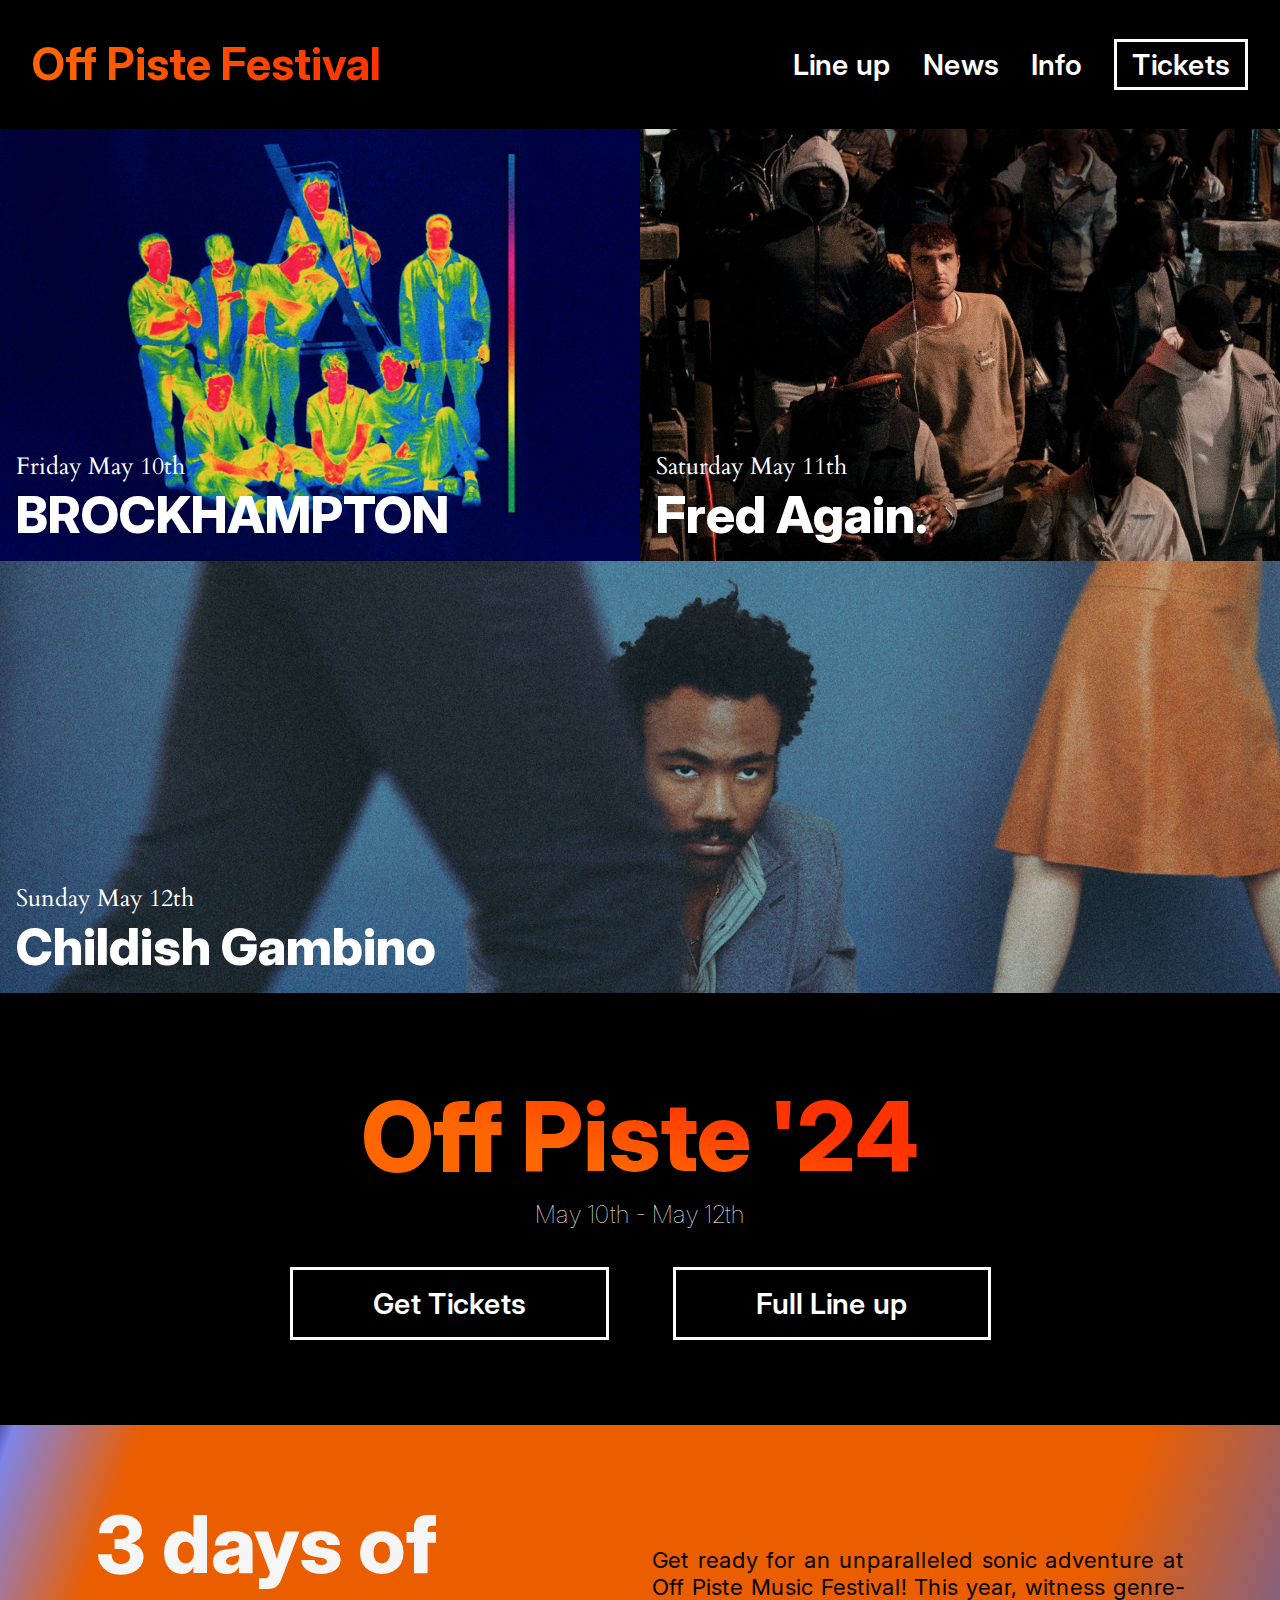
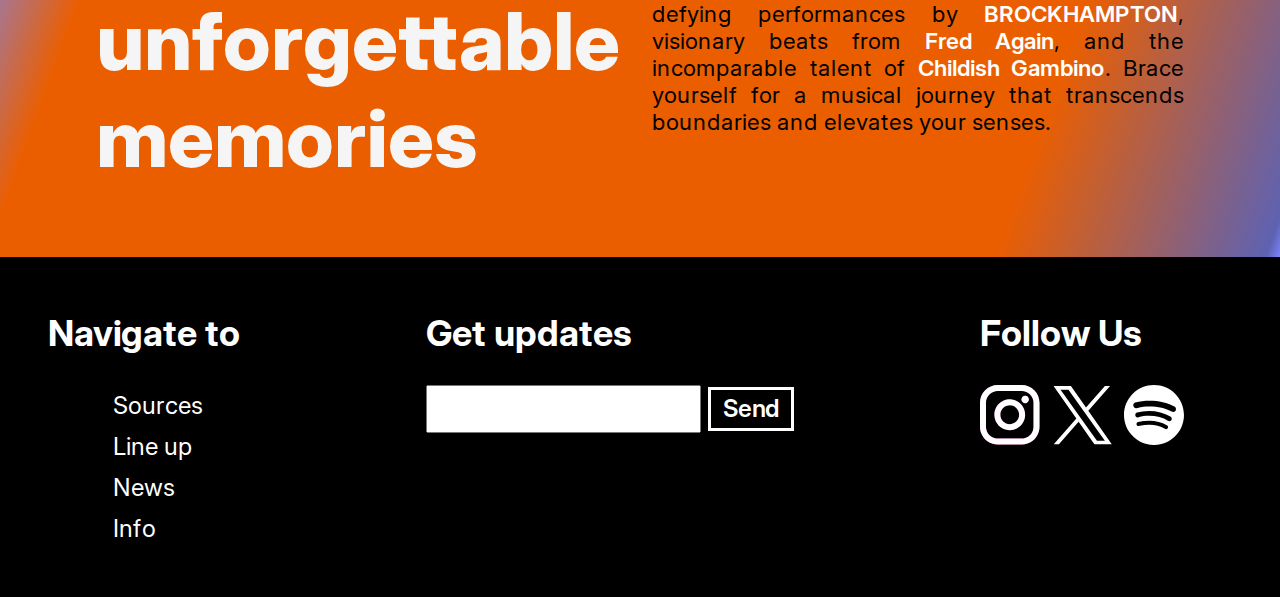
<file: index.html>
<!DOCTYPE html>
<html lang="en">
<head>
    <meta charset="UTF-8">
    <meta name="viewport" content="width=device-width, initial-scale=1.0">
    <title>Off Piste Festival</title>
    <link rel="stylesheet" href="cssstyles/style.css">

</head>


<body class="landingpage">

    <header>
        <h1><a href="index.html">Off Piste Festival</a></h1>
            <nav>
                <ul>
                    <li>
                        <a href="fulllineup.html">Line up</a>
                    </li>
                    <li>
                        <a href="news.html">News</a>
                    </li>
                    <li>
                        <a href="info.html">Info</a>
                    </li>
                    <li>   
                        <a href="Tickets">Tickets</a>
                    </li>
                </ul>
            </nav>
    </header>

    <main>
        <div class="banner">
            <div class="duophoto">
                <section class="brock">
                    <div>
                        <h2>Friday May 10th</h2>
                        <h3>BROCKHAMPTON</h3>
                    </div>
                </section>
            
                <section class="fred">
                    <div>
                        <h2>Saturday May 11th</h2>
                        <h3>Fred Again.</h3>
                    </div>
                </section>
            </div>

            <div>
                <section class="childish">
                    <div>
                        <h2>Sunday May 12th</h2>
                        <h3>Childish Gambino</h3>
                    </div>
                </section>
            </div>
        </div>

        <section class="ticketbanner">
            <h2>Off Piste '24</h2>
            <h3>May 10th - May 12th</h3>
            <div class="ticketbuttons">
                <a>Get Tickets</a>
                <a>Full Line up</a>
            </div>
        </section>

        <section class="infobanner">
            <h2>3 days of unforgettable memories</h2>
            <p>
                Get ready for an unparalleled sonic adventure at Off Piste Music Festival! 
                This year, witness genre-defying performances by <strong>BROCKHAMPTON</strong>, 
                visionary beats from <strong>Fred Again</strong>, and the incomparable talent of <strong>Childish Gambino</strong>. 
                Brace yourself for a musical journey that transcends boundaries and elevates your senses.
            </p>
        </section>
    </main>


    <footer>
        <nav>
            <h2>Navigate to</h2>
            <ul>
                <li>
                    <a href="sources.html">Sources</a>
                </li>
                <li>
                    <a href="fulllineup.html">Line up</a>
                </li>
                <li>
                    <a href="news.html">News</a>
                </li>
                <li>
                    <a href="info.html">Info</a>
                </li>
            </ul>
        </nav>
    
        <section class="subscribe">
            <H2>Get updates</H2>
            <div>
                <input type="text">
                <button>Send</button>
            </div>
        </section>
    
        <section class="socials">
            <H2>Follow Us</H2>
            <div>
                <a href="https://www.instagram.com" class="instagram-logo"></a>
                <a href="https://twitter.com" class="twitter-logo"></a>
                <a href="https://open.spotify.com" class="spotify-logo"></a>    
            </div>
        </section>
    
    </footer>

</body>


</html>
</file>
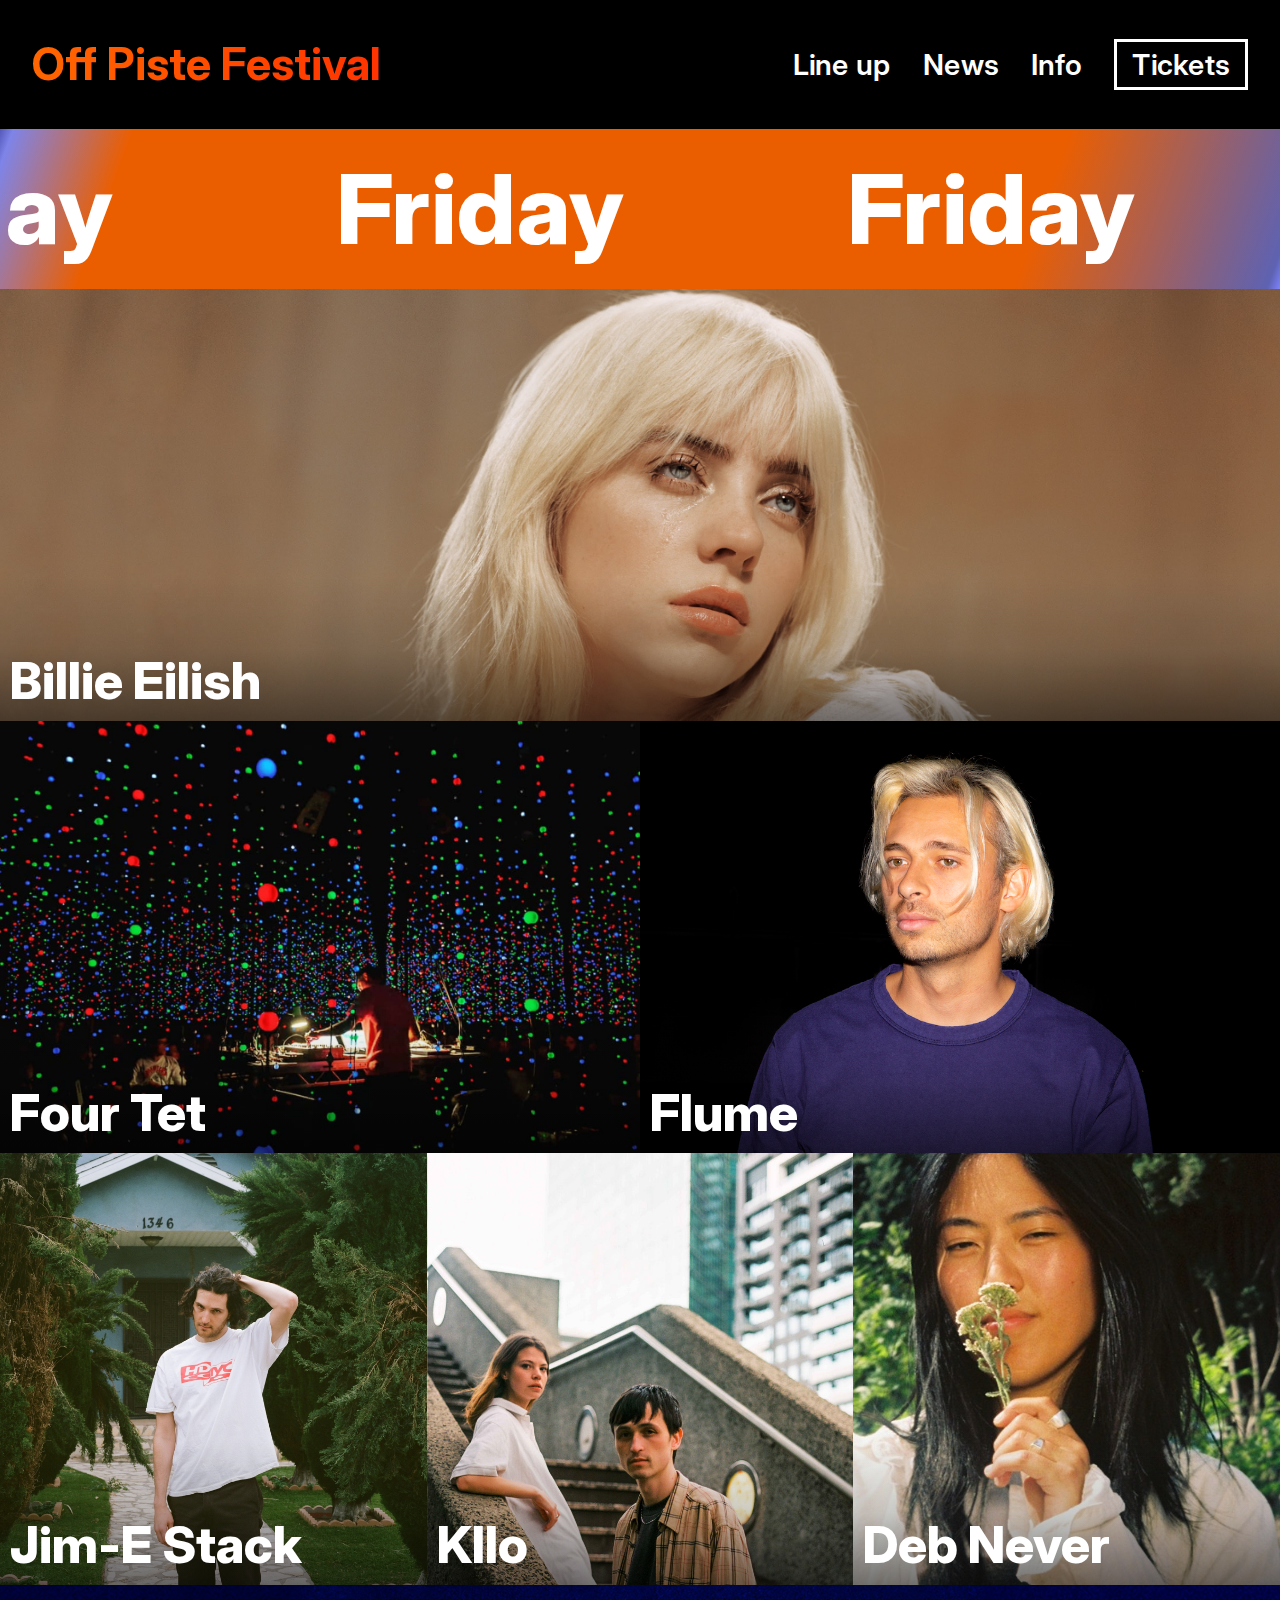
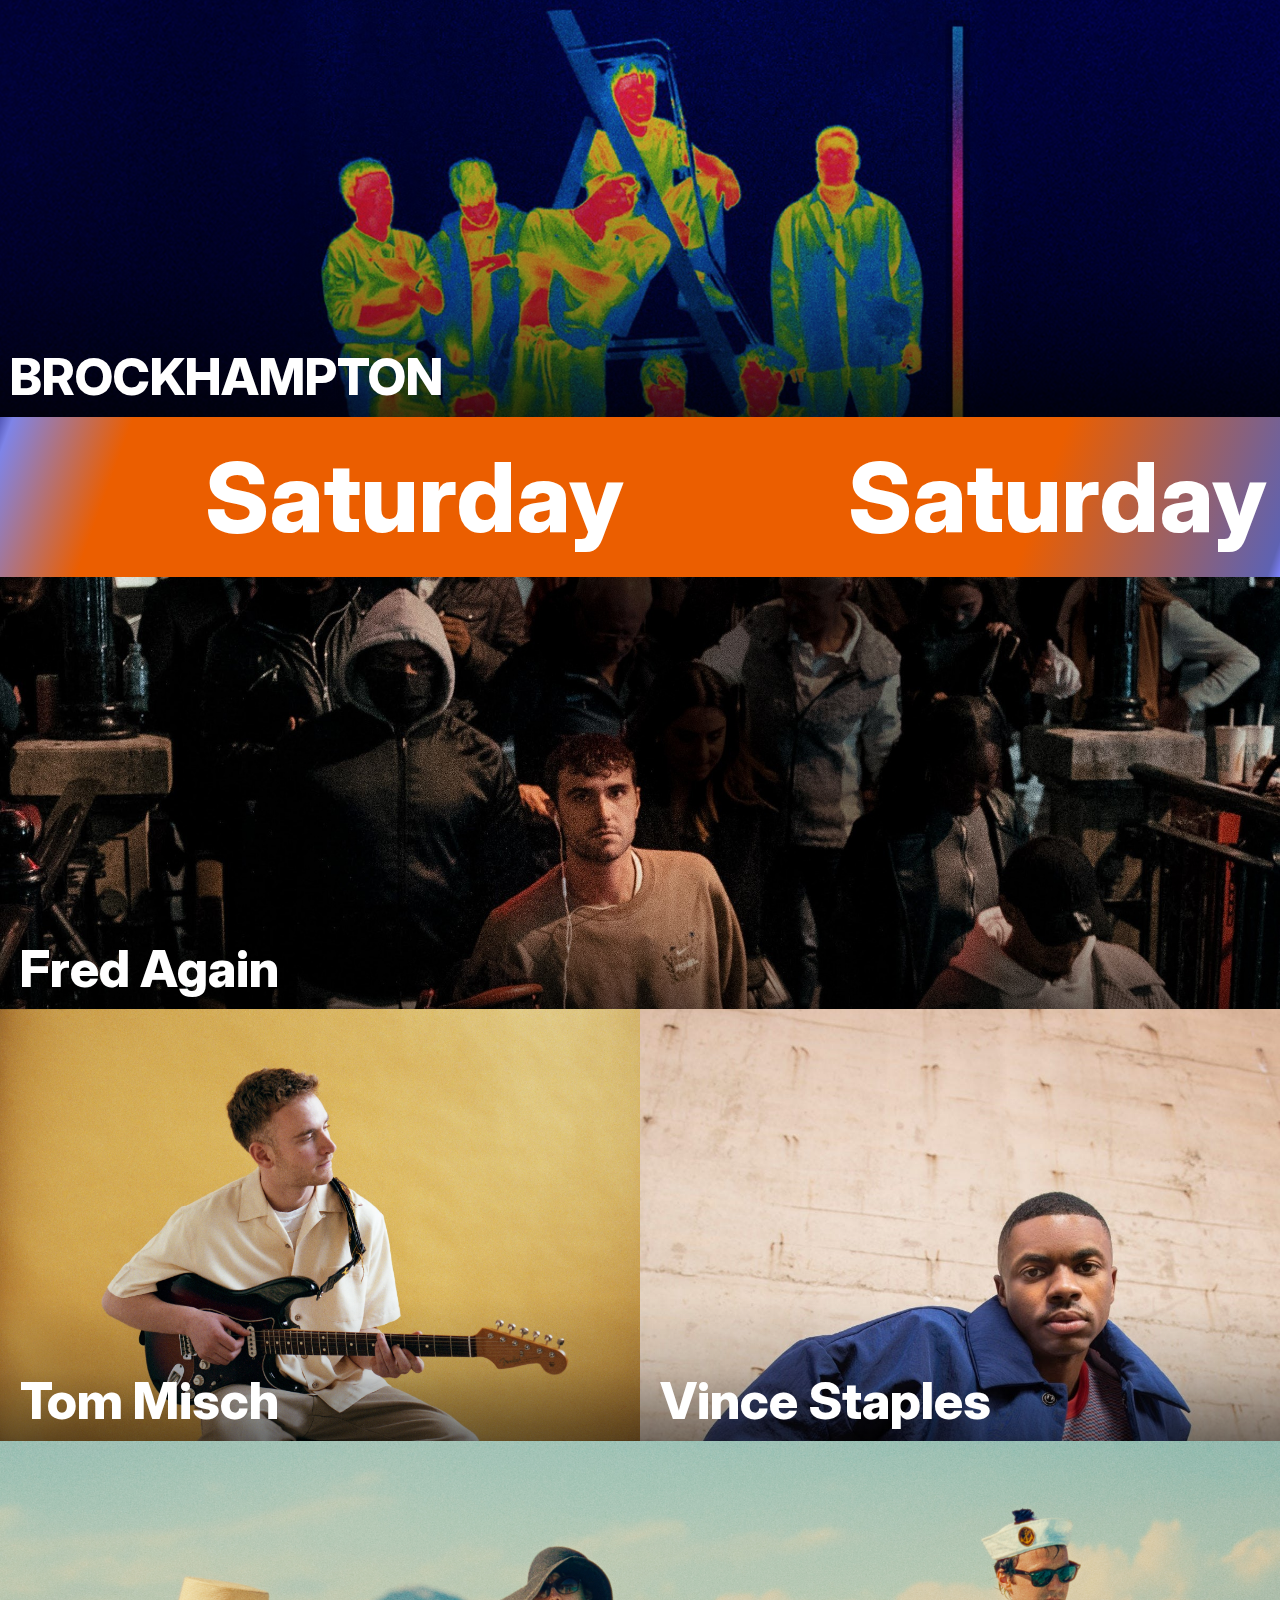
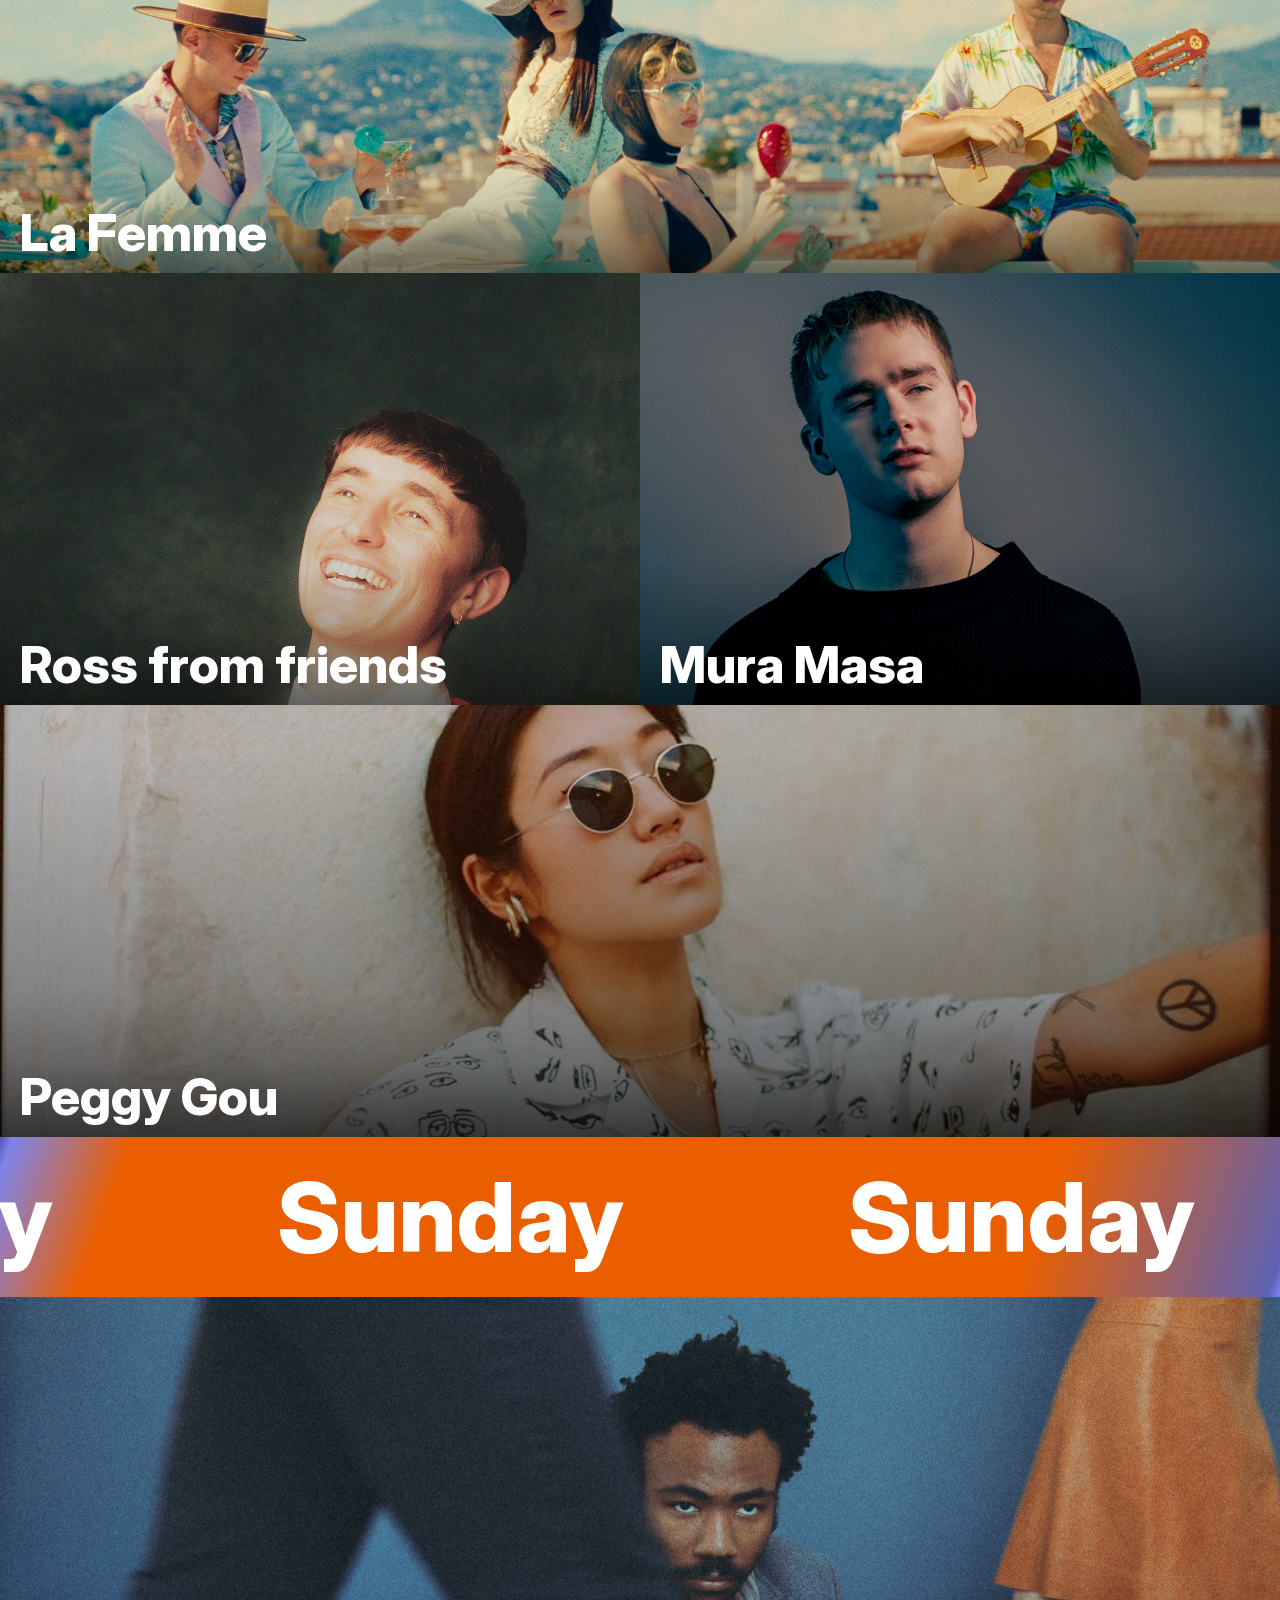
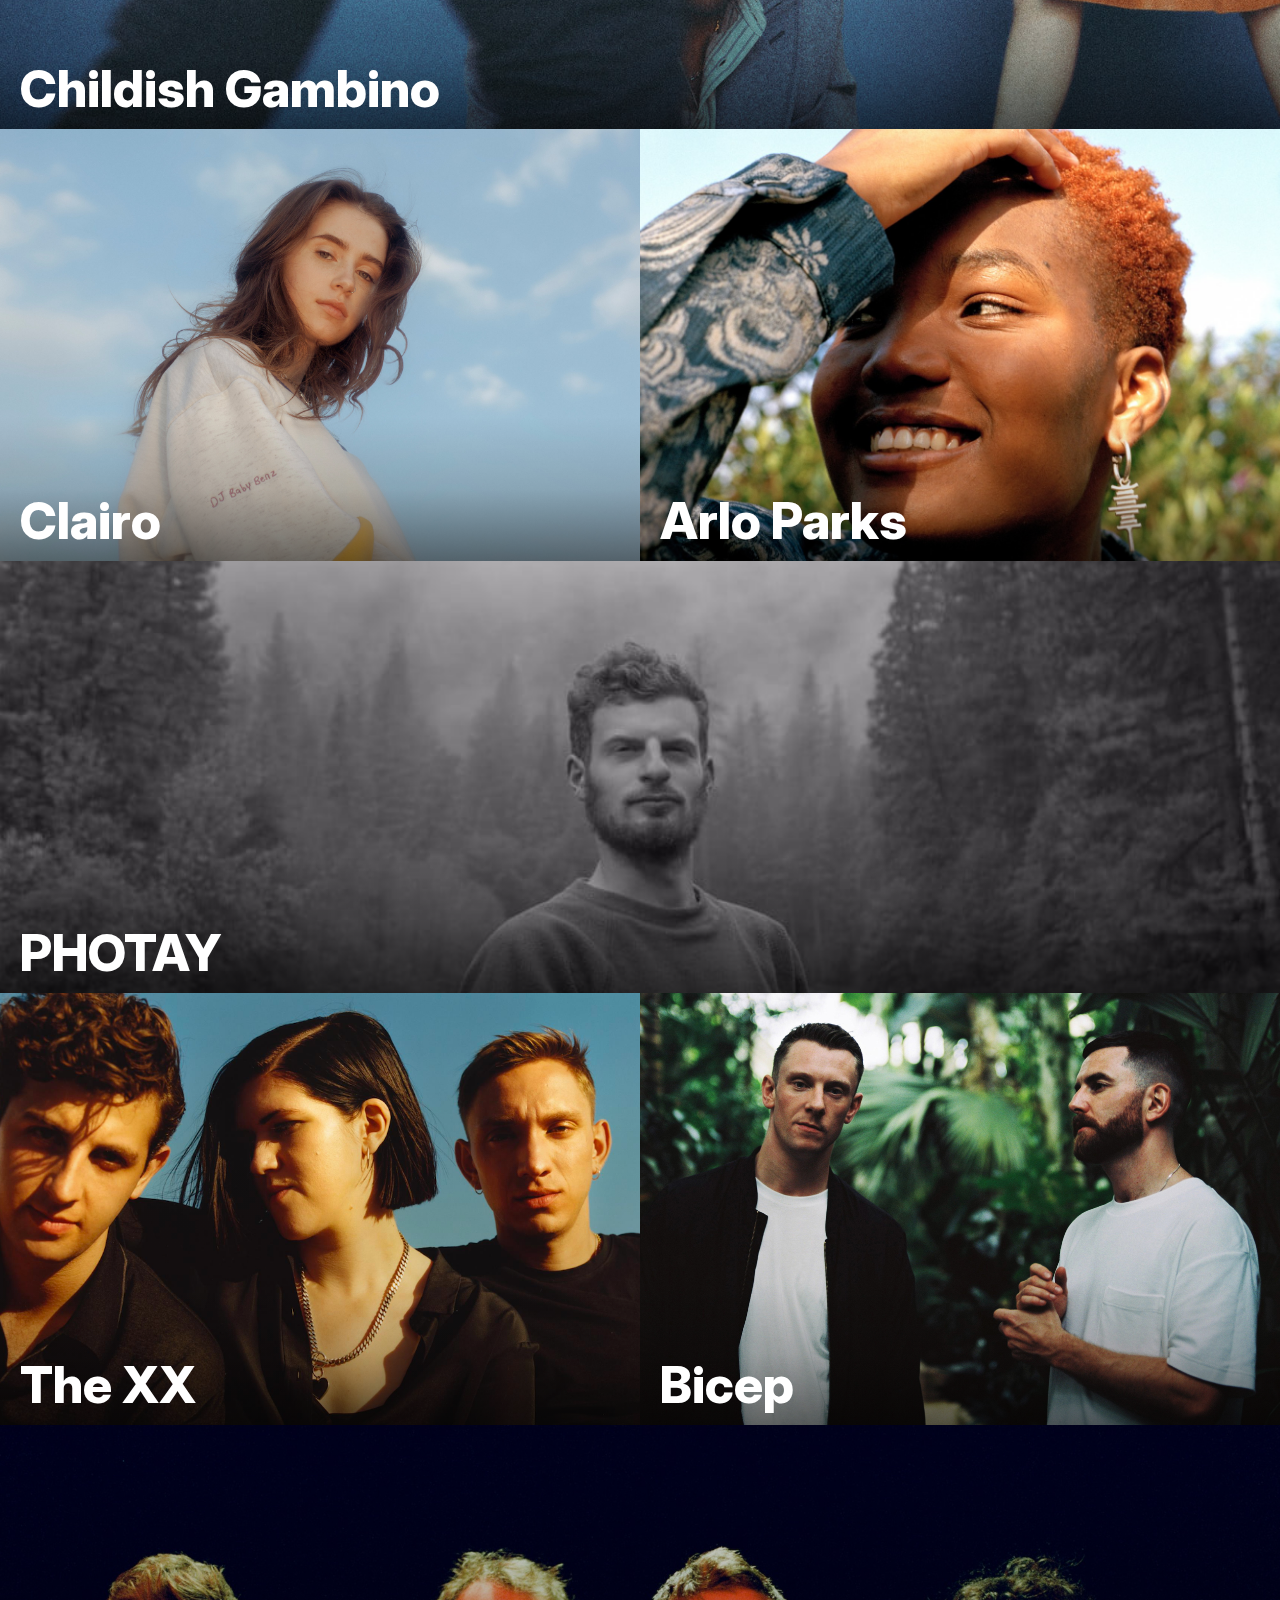
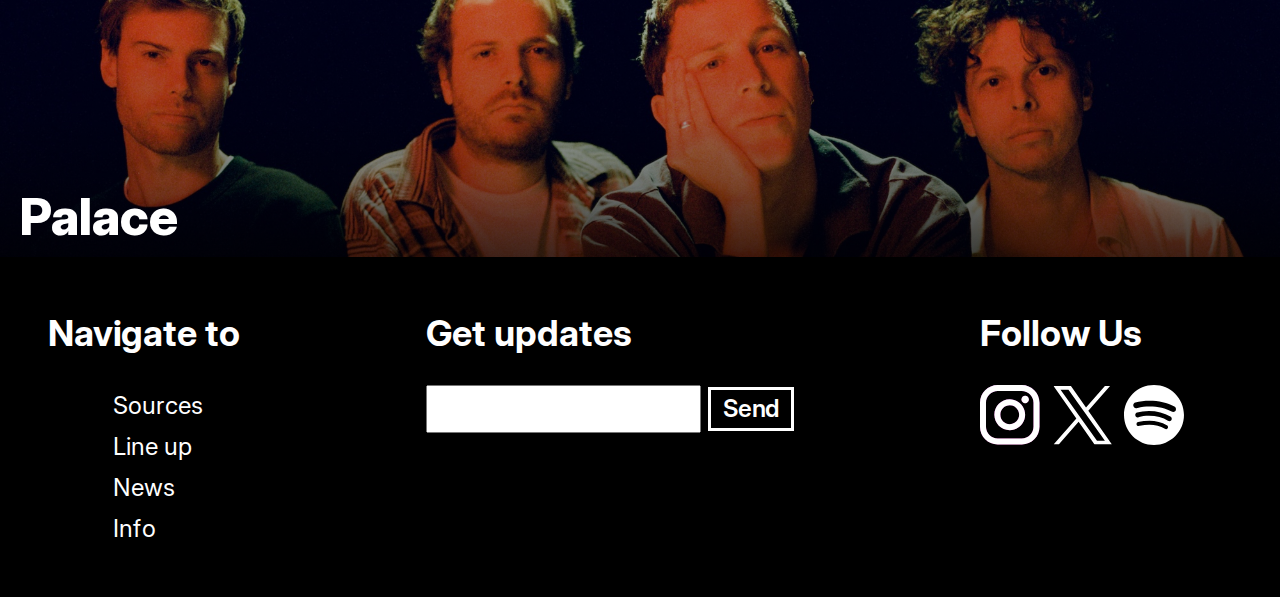
<file: fulllineup.html>
<!DOCTYPE html>
<html lang="en">
<head>
    <meta charset="UTF-8">
    <meta name="viewport" content="width=device-width, initial-scale=1.0">
    <title>Line up</title>
    <link rel="stylesheet" href="cssstyles/style.css">
</head>

<body class="lineuppage">
    <header>
        <h1><a href="index.html">Off Piste Festival</a></h1>
            <nav>
                <ul>
                    <li><a href="fulllineup.html">Line up</a></li>
                    <li><a href="news.html">News</a></li>
                    <li><a href="info.html">Info</a></li>
                    <li><a href="Tickets">Tickets</a></li>
                </ul>
            </nav>
    </header>

    <main>

        <section class="friday">

            <div>
                <h2>Friday</h2>
                <h2 aria-hidden="true">Friday</h2>
                <h2 aria-hidden="true">Friday</h2>
                <h2 aria-hidden="true">Friday</h2>
                <h2 aria-hidden="true">Friday</h2>
                <h2 aria-hidden="true">Friday</h2>
            </div>

            <section class="solo">
                    <img src="images/artistfotos/billieeilish.jpg" alt="image of singer Billie Eilish">
                    <h3>Billie Eilish</h3>
            </section>

            <div class="duo">
                <section>
                    <img src="images/artistfotos/fourtet.jpeg" alt="image of artist Four Tet">
                    <h3>Four Tet</h3>
                </section>

                <section>
                    <img src="images/artistfotos/flume.jpg" alt="image of music producer Flume">
                    <h3>Flume</h3>
                </section>
            </div>

            <div>
                <section>
                    <img src="images/artistfotos/jimestack.jpg" alt="image of music producer Jim-E Stack">
                    <h3>Jim-E Stack</h3>
                </section>

                <section>
                    <img src="images/artistfotos/kllo.jpg" alt="image of artist duo Kllo">
                    <h3>Kllo</h3>
                </section>

                <section>
                    <img src="images/artistfotos/debnever.jpg" alt="image of artist Deb Never">
                    <h3>Deb Never</h3>
                </section>
            </div>

            <section class="solo">
                <img src="images/artistfotos/brockhampton.png" alt="image of the band BROCKHAMPTON">
                <h3>BROCKHAMPTON</h3>
            </section>

        </section>
    
        <section class="saturday">

            <div>
                <h2>Saturday</h2>
                <h2 aria-hidden="true">Saturday</h2>
                <h2 aria-hidden="true">Saturday</h2>
                <h2 aria-hidden="true">Saturday</h2>
                <h2 aria-hidden="true">Saturday</h2>
                <h2 aria-hidden="true">Saturday</h2>
            </div>

            <section class="solo">
                <img src="images/artistfotos/fredagain.jpg" alt="image of artist/music producer Fred again">
                <h3>Fred Again</h3>
            </section>

            <div class="duo">
                <section>
                    <img src="images/artistfotos/tommisch.jpeg" alt="image of artist Tom Misch">
                    <h3>Tom Misch</h3>
                </section>

                <section>
                    <img src="images/artistfotos/vincestaples.jpg" alt="image of rapper Vince Staples">
                    <h3>Vince Staples</h3>
                </section>
            </div>

            <section class="solo">
                <img src="images/artistfotos/lafemme.jpg" alt="image of the band La Femme">
                <h3>La Femme</h3>
            </section>

            <div class="duo">
                <section>
                    <img src="images/artistfotos/rossfromfriends.jpg" alt="image of DJ/music producer Ross from Friends">
                    <h3>Ross from friends</h3>
                </section>

                <section>
                    <img src="images/artistfotos/muramasa.jpg" alt="image of artist/music prodcuer Mura Masa">
                    <h3>Mura Masa</h3>
                </section>
            </div>

            <section class="solo">
                <img src="images/artistfotos/peggygou.jpeg" alt="image of DJ/music prodcuer Peggy Gou">
                <h3>Peggy Gou</h3>
            </section>

        </section>
        
        <section class="sunday">
            <div>
                <h2>Sunday</h2>
                <h2 aria-hidden="true">Sunday</h2>
                <h2 aria-hidden="true">Sunday</h2>
                <h2 aria-hidden="true">Sunday</h2>
                <h2 aria-hidden="true">Sunday</h2>
                <h2 aria-hidden="true">Sunday</h2>
            </div>

            <section class="solo">
                <img src="images/artistfotos/childishgambino.jpg" alt="image of singer/rapper Childish Gambino">
                <h3>Childish Gambino</h3>
            </section>

            <div class="duo">
                <section>
                    <img src="images/artistfotos/clairo.jpg" alt="image of singer Clairo">
                    <h3>Clairo</h3>
                </section>

                <section>
                    <img src="images/artistfotos/arloparks.jpg" alt="image of singer Arlo Parks">
                    <h3>Arlo Parks</h3>
                </section>
            </div>

            <section class="solo">
                <img src="images/artistfotos/photay.jpg" alt="image of music music producer PHOTAY">
                <h3>PHOTAY</h3>
            </section>

            <div class="duo">
                <section>
                    <img src="images/artistfotos/thexx.png" alt="image of the band The XX">
                    <h3>The XX</h3>
                </section>

                <section>
                    <img src="images/artistfotos/bicep.png" alt="image of DJ duo Bicep">
                    <h3>Bicep</h3>
                </section>
            </div>

            <section class="solo">
                <img src="images/artistfotos/palace.jpg" alt="image of the band Palace">
                <h3>Palace</h3>
            </section>
        </section>
    </main>

    <footer>
        <nav>
            <h2>Navigate to</h2>
            <ul>
                <li>
                    <a href="sources.html">Sources</a>
                </li>
                <li>
                    <a href="fulllineup.html">Line up</a>
                </li>
                <li>
                    <a href="news.html">News</a>
                </li>
                <li>
                    <a href="info.html">Info</a>
                </li>
            </ul>
        </nav>
    
        <Section class="subscribe">
            <H2>Get updates</H2>
            <div>
                <input type="text">
                <button>Send</button>
            </div>
        </Section>
    
        <Section class="socials">
            <H2>Follow Us</H2>
            <div>
                <a href="https://www.instagram.com" class="instagram-logo"></a>
                <a href="https://twitter.com" class="twitter-logo"></a>
                <a href="https://open.spotify.com" class="spotify-logo"></a>    
            </div>
        </Section>
    
    </footer>
    
</body>
</html>
</file>
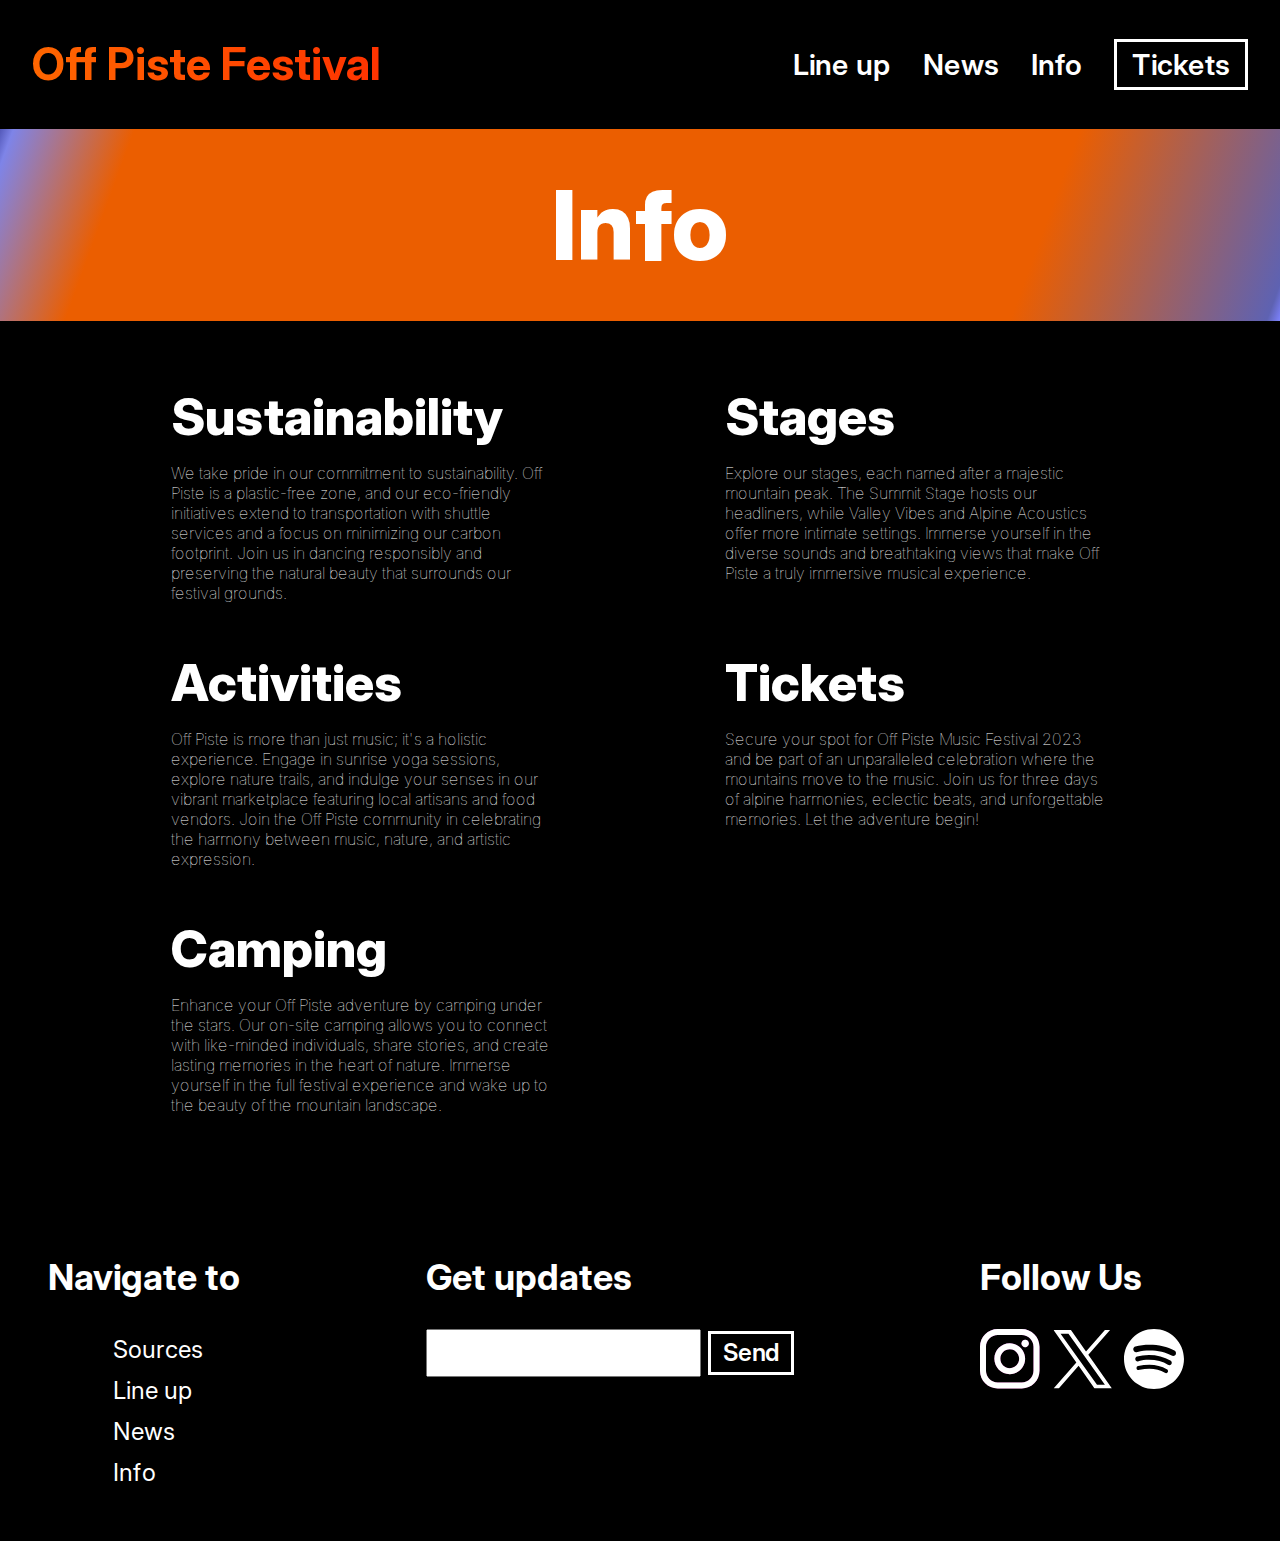
<file: info.html>
<!DOCTYPE html>
<html lang="en">
<head>
    <meta charset="UTF-8">
    <meta name="viewport" content="width=device-width, initial-scale=1.0">
    <title>Off Piste Festival</title>
    <link rel="stylesheet" href="cssstyles/style.css">

</head>


<body class="infopage">

    <header>
        <h1><a href="index.html">Off Piste Festival</a></h1>
            <nav>
                <ul>
                    <li>
                        <a href="fulllineup.html">Line up</a>
                    </li>
                    <li>
                        <a href="news.html">News</a>
                    </li>
                    <li>
                        <a href="info.html">Info</a>
                    </li>
                    <li>   
                        <a href="Tickets">Tickets</a>
                    </li>
                </ul>
            </nav>
    </header>

    <main>
        <section>

            <h2>Info</h2>

            <div>
                <section>
                    <h3>Sustainability</h3>
                    <p>We take pride in our commitment to sustainability. Off Piste is a plastic-free zone, and our eco-friendly initiatives extend to transportation with shuttle services and a focus on minimizing our carbon footprint. Join us in dancing responsibly and preserving the natural beauty that surrounds our festival grounds.</p>
                </section>

                <section>
                    <h3>Stages</h3>
                    <p>Explore our stages, each named after a majestic mountain peak. The Summit Stage hosts our headliners, while Valley Vibes and Alpine Acoustics offer more intimate settings. Immerse yourself in the diverse sounds and breathtaking views that make Off Piste a truly immersive musical experience.</p>
                </section>
            </div>

            <div>
                <section>
                    <h3>Activities</h3>
                    <p>Off Piste is more than just music; it's a holistic experience. Engage in sunrise yoga sessions, explore nature trails, and indulge your senses in our vibrant marketplace featuring local artisans and food vendors. Join the Off Piste community in celebrating the harmony between music, nature, and artistic expression.</p>
                </section> 

                <section>
                    <h3>Tickets</h3>
                    <p>Secure your spot for Off Piste Music Festival 2023 and be part of an unparalleled celebration where the mountains move to the music. Join us for three days of alpine harmonies, eclectic beats, and unforgettable memories. Let the adventure begin!</p>
                </section>
            </div>

            <div>
                <section> 
                    <h3>Camping</h3>
                    <p>Enhance your Off Piste adventure by camping under the stars. Our on-site camping allows you to connect with like-minded individuals, share stories, and create lasting memories in the heart of nature. Immerse yourself in the full festival experience and wake up to the beauty of the mountain landscape.</p>
                </section>
                <div></div> <!-- lege div voor vormgeving doeleinden in css -->
            </div>
        </section>
    </main>

    <footer>
        <nav>
            <h2>Navigate to</h2>
            <ul>
                <li>
                    <a href="sources.html">Sources</a>
                </li>
                <li>
                    <a href="fulllineup.html">Line up</a>
                </li>
                <li>
                    <a href="news.html">News</a>
                </li>
                <li>
                    <a href="info.html">Info</a>
                </li>
            </ul>
        </nav>
    
        <section class="subscribe">
            <H2>Get updates</H2>
            <div>
                <input type="text">
                <button>Send</button>
            </div>
        </section>
    
        <section class="socials">
            <H2>Follow Us</H2>
            <div>
                <a href="https://www.instagram.com" class="instagram-logo"></a>
                <a href="https://twitter.com" class="twitter-logo"></a>
                <a href="https://open.spotify.com" class="spotify-logo"></a>
            </div>
        </section>
    
    </footer>

</body>


</html>
</file>
<file: cssstyles/style.css>
@font-face {
    font-family: "inter";
    src: url("../fonts/InterVariable.woff2") format("woff2");
}

@font-face {
    font-family: "cardo";
    src: url("../fonts/cardo-v19-latin-regular.woff2");
}

@keyframes fade {
    from {
        opacity: 0;
    }

    to {
        opacity: 1;
    }
    
}

.landingpage main{ 
        animation: fade 4s;
}

img {
    position: absolute;
    width: 1px;
    height: 1px;
    margin: -1px;
    padding: 0;
    overflow: hidden;
    clip: rect(0, 0, 0, 0);
    border: 0;
}

body {
    background-color: black;
    color: white;
    margin: 0;
}

header {
    display: flex;
    justify-content: space-between;
    align-items: center;
    max-width: 100vw;
    margin-left: 2em;
    margin-right: 2em;
    margin-top: 1em;
    margin-bottom: 1em;

}

header h1 a{
    background: linear-gradient(to right, #ff6600, #ff3300);
    -webkit-background-clip: text;
    background-clip: text;
    color: transparent;
    font-family: 'inter';
    font-size: 1.4em;
    margin-top: 0;
    margin-bottom: 0;
}

header ul {
    display: flex;
    gap: 2em;
}

header li {
    list-style:none;
}

header li a {
    text-decoration: none;
    color: white;
    font-family: 'inter';
    font-weight: 600;
    font-size: 1.8em;
}

header li a:hover {
    background: linear-gradient(to right, #ff6600, #ff3300);
    -webkit-background-clip: text;
    background-clip: text;
    color: transparent;
}

header li a[href="Tickets"] {
    border: 3px solid white;
    padding: 5px 15px; 
}

header li a[href="Tickets"]:hover {
    border: 3px solid #ff6600;
}



.duophoto{
    display: flex;

}

.brock {
    background-image: url('../images/brockhampton.png');
    width: 50vw;
    height: 27em;
    background-position-x:center;
    background-size: cover;
    display: flex;
    flex-direction: column;
    justify-content: flex-end;
}

.brock div {
    margin-left: 1em;
    margin-bottom: 1em;
}

.fred {
    background-image: url(../images/fredagain.jpg);
    width: 50vw;
    height: 27em;
    background-position-x:center;
    background-size: cover;
    display: flex;
    flex-direction: column;
    justify-content: flex-end;
}

.landingpage main div section:hover  h3{
    background: linear-gradient(to right, #ff6600, #ff3300);
    -webkit-background-clip: text;
    background-clip: text;
    color: transparent;
}

.fred div {
    margin-left: 1em;
    margin-bottom: 1em;
}

.childish {
    background-image: url(../images/childishgambino.jpg);
    width: 100vw;
    height: 27em;
    background-position-x:center;
    background-size: cover;
    display: flex;
    flex-direction: column;
    justify-content: flex-end;
}

.childish div {
    margin-left: 1em;
    margin-bottom: 1em;
    padding: 0;
}

.banner {
    margin: 0;
    padding: 0;
}

.banner h2 {
    font-family: 'cardo';
    font-weight: 100;
    padding: 0;
    margin: 0;
    font-size: 1.5em;
}

.banner h3 {
    font-family: 'inter';
    font-weight: 800;
    padding: 0;
    font-size: 3.2em;
    margin: 0;
}

.ticketbanner {
    background-color: black;
    width: 100vw;
    height: 35vh;
    display: flex;
    flex-direction: column;
    background-color: black;
    text-align: center;
    width: 100vw;
    height: 27em;
    align-items: center; 
    justify-content: center; 
}

.ticketbanner h2{
    font-family: 'inter';
    font-weight: 800;
    background: linear-gradient(15deg, #ff6600 35%, #ff3300 70%, #ff3300 );
    -webkit-background-clip: text;
    background-clip: text;
    color: transparent;
    padding: 0;
    font-size: 6em;
    margin: 0;
}

.ticketbanner h3{
    font-family: 'inter';
    font-size: 1.5em;
    font-weight:100;
    font-weight: lighter;
    margin: 0.25em;
}

.ticketbuttons a:hover {
    background: linear-gradient(to right, #ff6600, #ff3300);
    -webkit-background-clip: text;
    background-clip: text;
    color: transparent;
    border: 3px solid #ff3300;
}

.ticketbuttons {
    display: flex;
    justify-content: center;
    gap: 4em;
    margin-top: 2em;
}

.ticketbuttons a {
    border: 3px solid white;
    padding: 16px 80px; 
    color: white;
    font-family: 'inter';
    font-weight: 600;
    font-size: 1.8em;
    text-decoration: none;
    align-content: center;
    gap: 4em;
}


.infobanner {
    display: flex;
    justify-content:center;
    align-items: center;
    max-width: 100vw;
    height: 27em;
    padding-right: 6em;
    padding-left: 6em;
    gap: 2em;
    background: linear-gradient(110deg, #5358b9,#7e84e8 1% , #eb5e00 10% ,#eb5e00 80%, #eb5e00 1%, #5e62b2 99% , #7d83ff);
}

.infobanner h2 {
    width: 40em;
    font-family: 'inter';
    font-size: 5em;
    font-weight: 800;
    margin-top: 0;
    margin-bottom: 0;
    text-align: left;
    background-color: whitesmoke;
    -webkit-background-clip: text;
    background-clip: text;
    color: transparent;
    
}

.infobanner p {
    font-family: 'inter';
    font-size: 1.4em;
    font-weight: 400;
    margin-top: 0;
    margin-bottom: 0;
    text-align:justify;
    color: black;
}

strong {
    color: white;
    font-weight: 600;
}

footer {
    display: flex;
    justify-content: space-between;
    font-family: 'inter';
    font-size: 1.5em;
    max-width: 100vw;
    margin-top: 1em;
    margin-left: 2em;
    margin-bottom: 1em;
    margin-right: 4em;
}

footer nav ul li {
    gap: 32px;
    list-style-type: none;
    padding: 0.25em;
    margin-left: 0.8em;
}

footer nav ul li a {
    text-decoration: none;
    color: white;
}

footer nav ul li a:hover {
    background: linear-gradient(15deg, #ff6600 35%, #ff3300 70%, #ff3300 );
    -webkit-background-clip: text;
    background-clip: text;
    color: transparent;
}

.socials div {
    display: flex;
    justify-content: center;
    align-items: center;
    max-width: fit-content;
    gap: 0.5em;
}



.instagram-logo {
    background: url('../images/instagramlogo.svg') no-repeat center center;
    background-size: contain;
    width: 2.5em;
    height: 2.5em;
}

.spotify-logo {
    background: url('../images/spotifylogo.svg') no-repeat center center;
    background-size: contain;
    width: 2.5em;
    height: 2.5em;
}

.twitter-logo {
    background: url('../images/x-logo.svg') no-repeat center center;
    background-size: contain;
    width: 2.5em;
    height: 2.5em;
}

.instagram-logo:hover, .spotify-logo:hover, .twitter-logo:hover {
  filter: invert(44%) sepia(44%) saturate(2049%) hue-rotate(357deg) brightness(97%) contrast(111%);
}

.subscribe div {
    display: flex;
    align-items: center;
    gap: 0.3em
}

.subscribe div input [type="text"], select {
padding: 0;
font-size: 6em;
}



.subscribe div input{
    width: 20em;
    height: 3.2em;
    }


.subscribe div button {
    border: solid white;
    background-color: transparent;
    padding-left: 0.5em;
    padding-top: 0.2em;
    padding-bottom: 0.2em;
    padding-right: 0.5em;
    font-family: 'inter';
    font-weight: 600;
    font-size: 1em;
    text-decoration: none;
    color: white;
}

.subscribe div button:hover {
    background: linear-gradient(15deg, #ff6600 35%, #ff3300 70%, #ff3300 );
    -webkit-background-clip: text;
    background-clip: text;
    color: transparent;
    border: solid #ff6600;
}










/*  Line Up Pagina */ 

.lineuppage section {
    animation: fade 6s;
}





.lineuppage header nav ul li a[href="Line up"]{
    text-decoration: underline;
    text-decoration-thickness: 0.1em ;
}

main h2 {
    font-family: 'inter';
    font-weight: 800;
    font-size: 6em;
    margin: 0em;
}

.lineuppage main div {
    overflow: hidden;
}

.friday div h2 {
    animation: move-rtl1 3500ms linear infinite;
    padding-left: 2em;
    
}

@keyframes move-rtl1 {
0% {
    transform: translateX(0);
}

100% {transform: translateX(-106.7%);}
}

.saturday div h2 {
    animation: move-rtl2 3500ms linear infinite;
    padding-left: 2em;
    
}

@keyframes move-rtl2 {
0% {
    transform: translateX(0);
}

100% {transform: translateX(-105.59%);}
}

.sunday div h2 {
    animation: move-rtl3 3500ms linear infinite;
    padding-left: 2em;
    
}

@keyframes move-rtl3 {
0% {
    transform: translateX(0);
}

100% {transform: translateX(-105.86%);}
}




h3 {
    font-family: 'inter';
    font-weight: 800;
    padding: 0;
    font-size: 3.2em;
    margin: 0;
}

.lineuppage section section:hover h3 {
    background: linear-gradient(to right, #ff6600, #ff3300);
    -webkit-background-clip: text;
    background-clip: text;
    color: transparent;
}

.friday div:nth-child(1){
    display: flex;
    justify-content:center;
    align-items: center;
    max-width: 100vw;
    height: 10em;
    padding-right: 6em;
    padding-left: 6em;
    gap: 2em;
    background: linear-gradient(110deg, #5358b9,#7e84e8 1% , #eb5e00 10% ,#eb5e00 80%, #eb5e00 1%, #5e62b2 99% , #7d83ff);
}

.friday > section:first-of-type {
    background-image: url(../images/artistfotos/billieeilish.jpg);
    width: 100vw;
    height: 27em;
    background-position-x:center;
    background-size: cover;
    display: flex;
    flex-direction: column;
    justify-content: flex-end;
}



.friday > section:last-of-type {
    background-image: url(../images/brockhampton.png);
    width: 100vw;
    height: 27em;
    background-position-x:center;
    background-size: cover;
    display: flex;
    flex-direction: column;
    justify-content: flex-end;
}


.friday > div:nth-child(3) {
    display: flex;
}

.friday > div:nth-child(3) section:nth-child(1) {
    background-image: url(../images/artistfotos/fourtet.jpeg);
    width: 50vw;
    height: 27em;
    background-position-x:center;
    background-size: cover;
    display: flex;
    flex-direction: column;
    justify-content: flex-end;
    
}

.friday > div:nth-child(3) section:nth-child(2) {
    background-image: url(../images/artistfotos/flume.jpg);
    width: 50vw;
    height: 27em;
    background-position-x:center;
    background-size: cover;
    display: flex;
    flex-direction: column;
    justify-content: flex-end;
}

.friday > div:nth-child(4) {
    display: flex;
}

.friday > div:nth-child(4) section:nth-child(1) {
    background-image: url(../images/artistfotos/jimestack.jpg);
    width: 50vw;
    height: 27em;
    background-position-x:center;
    background-size: cover;
    display: flex;
    flex-direction: column;
    justify-content: flex-end;
}

.friday > div:nth-child(4) section:nth-child(2) {
    background-image: url(../images/artistfotos/kllo.jpg);
    width: 50vw;
    height: 27em;
    background-position-x:center;
    background-size: cover;
    display: flex;
    flex-direction: column;
    justify-content: flex-end;
}

.friday > div:nth-child(4) section:nth-child(3) {
    background-image: url(../images/artistfotos/debnever.jpg);
    width: 50vw;
    height: 27em;
    background-position-x:center;
    background-size: cover;
    display: flex;
    flex-direction: column;
    justify-content: flex-end;
}



.lineuppage main section {
    position: relative;
}

.lineuppage main section:before {
    content: "";
    position: absolute;
    top: 0;
    left: 0;
    width: 100%;
    height: 100%;
    background: linear-gradient(to bottom, rgba(0, 0, 0, 0), rgba(0, 0, 0, 0), rgba(0, 0, 0, 0), rgba(0, 0, 0, 0), rgba(0, 0, 0, 0), rgba(0, 0, 0, 0.15), rgba(0, 0, 0, 0.5));
    z-index: 1;
}

.friday h3 {
    z-index: 2; 
    color: #fff; 
    margin: 0; 
    padding: 10px; 
}

.friday img {
    width: 100%;
    height: auto;
    display: block;
    z-index: 0;
}


.saturday div:nth-child(1) {
    display: flex;
    justify-content:center;
    align-items: center;
    max-width: 100vw;
    height: 10em;
    padding-right: 6em;
    padding-left: 6em;
    gap: 2em;
    background: linear-gradient(110deg, #5358b9,#7e84e8 1% , #eb5e00 10% ,#eb5e00 80%, #eb5e00 1%, #5e62b2 99% , #7d83ff);
}


.saturday > section:first-of-type {
    background-image: url(../images/artistfotos/fredagain.jpg);
    width: 100vw;
    height: 27em;
    background-position-x:center;
    background-size: cover;
    display: flex;
    flex-direction: column;
    justify-content: flex-end;
}

.saturday > div:nth-child(3) {
    display: flex;
}

.saturday > div:nth-child(3) section:nth-child(1) {
    background-image: url(../images/artistfotos/tommisch.jpeg);
    width: 50vw;
    height: 27em;
    background-position-x:center;
    background-size: cover;
    display: flex;
    flex-direction: column;
    justify-content: flex-end;
}

.saturday > div:nth-child(3) section:nth-child(2) {
    background-image: url(../images/artistfotos/vincestaples.jpg);
    width: 50vw;
    height: 27em;
    background-position-x:center;
    background-size: cover;
    display: flex;
    flex-direction: column;
    justify-content: flex-end;
}



h3 {
    z-index: 2;
    color: #fff;
    margin-bottom: 0.2em;
    margin-left: 0.4em;
}



.saturday > section:nth-child(4) {
    background-image: url(../images/artistfotos/lafemme.jpg);
    width: 100vw;
    height: 27em;
    background-position-x:center;
    background-size: cover;
    display: flex;
    flex-direction: column;
    justify-content: flex-end;
}

.saturday > div:nth-child(5) {
    display: flex;
}

.saturday > div:nth-child(5) section:nth-child(1) {
    background-image: url(../images/artistfotos/rossfromfriends.jpg);
    width: 50vw;
    height: 27em;
    background-position-x:center;
    background-size: cover;
    display: flex;
    flex-direction: column;
    justify-content: flex-end;
}

.saturday > div:nth-child(5) section:nth-child(2) {
    background-image: url(../images/artistfotos/muramasa.jpg);
    width: 50vw;
    height: 27em;
    background-position-x:center;
    background-size: cover;
    display: flex;
    flex-direction: column;
    justify-content: flex-end;
}


.saturday > section:nth-child(6) {
    background-image: url(../images/artistfotos/peggygou.jpeg);
    width: 100vw;
    height: 27em;
    background-position-x:center;
    background-position-y:center;
    background-size: cover;
    display: flex;
    flex-direction: column;
    justify-content: flex-end;
}

.sunday div:nth-child(1) {
    display: flex;
    justify-content:center;
    align-items: center;
    max-width: 100vw;
    height: 10em;
    padding-right: 6em;
    padding-left: 6em;
    gap: 2em;
    background: linear-gradient(110deg, #5358b9,#7e84e8 1% , #eb5e00 10% ,#eb5e00 80%, #eb5e00 1%, #5e62b2 99% , #7d83ff);
}

.sunday > section:first-of-type {
    background-image: url(../images/artistfotos/childishgambino.jpg);
    width: 100vw;
    height: 27em;
    background-position-x:center;
    background-size: cover;
    display: flex;
    flex-direction: column;
    justify-content: flex-end;
}

.sunday > div:nth-child(3) {
    display: flex;
}

.sunday > div:nth-child(3) section:nth-child(1) {
    background-image: url(../images/artistfotos/clairo.jpg);
    width: 50vw;
    height: 27em;
    background-position-x:center;
    background-size: cover;
    display: flex;
    flex-direction: column;
    justify-content: flex-end;
}

.sunday > div:nth-child(3) section:nth-child(2) {
    background-image: url(../images/artistfotos/arloparks.jpg);
    width: 50vw;
    height: 27em;
    background-position-x:center;
    background-size: cover;
    display: flex;
    flex-direction: column;
    justify-content: flex-end;
}




.sunday > section:nth-child(4) {
    background-image: url(../images/artistfotos/photay.jpg);
    width: 100vw;
    height: 27em;
    background-position-x:center;
    background-position-y:70%;
    background-size: cover;
    display: flex;
    flex-direction: column;
    justify-content: flex-end;
}

.sunday > div:nth-child(5) {
    display: flex;
}




.sunday > div:nth-child(5) section:first-of-type {
    background-image: url(../images/artistfotos/thexx.png);
    width: 50vw;
    height: 27em;
    background-position-x:35%;
    background-size: cover;
    display: flex;
    flex-direction: column;
    justify-content: flex-end;
}

.sunday > div:nth-child(5) section:nth-child(2) {
    background-image: url(../images/artistfotos/bicep.png);
    width: 50vw;
    height: 27em;
    background-position-x:center;
    background-size: cover;
    display: flex;
    flex-direction: column;
    justify-content: flex-end;
}


.sunday > section:nth-child(6) {
    background-image: url(../images/artistfotos/palace.jpg);
    width: 100vw;
    height: 27em;
    background-position-x:center;
    background-position-y:top;
    background-size: cover;
    display: flex;
    flex-direction: column;
    justify-content: flex-end;
}









/* news pagina */



.newspage main{
    animation: fade 6s;
}

.news h3,h4,h5 {
    margin: 0;
    padding-bottom: 4px;
}

.news h2 {
    display: flex;
    justify-content:center;
    align-items: center;
    max-width: 100vw;
    height: 2em;
    gap: 2em;
    background: linear-gradient(110deg, #5358b9,#7e84e8 1% , #eb5e00 10% ,#eb5e00 80%, #eb5e00 1%, #5e62b2 99% , #7d83ff);
}

.news h3 {
    font-family:  "cardo";
    font-size: 1.3em;
}

.news h4 {
    font-family: 'inter';
    font-size: 2.3em;
}

.news h5 {
    font-family: 'cardo';
    font-size: 1.7em;
    font-weight:lighter;
    
}

.news p {
    padding-bottom: 4em ;
    font-family: 'inter';
    font-weight: 100;
    text-align: justify;
}

.news a {
    font-family: 'inter';
    font-weight: 400;
    text-decoration:none;
    color: white;
}


.news section {
    display: flex;
}

.news section:nth-child(even) {
    flex-direction: row;
}

.news section:nth-child(even) {
    flex-direction: row-reverse;
}



.noplastic {
    background-image: url(../images/news-fotos/plastic.jpg);
    min-width: 50%;
    height: 27em;
    background-position-x:center;
    background-position-y:center;
    background-size: cover;
    display: flex;
    flex-direction: column;
    justify-content: flex-end;
}

.camping {
    background-image: url(../images/news-fotos/camping.jpg);
    min-width: 50%;
    height: 27em;
    background-position-x:center;
    background-position-y:top;
    background-size: cover;
    display: flex;
    flex-direction: column;
    justify-content: flex-end;
}

.market {
    background-image: url(../images/news-fotos/foodtruck.jpg);
    min-width: 50%;
    height: 27em;
    background-position-x:center;
    background-position-y:center;
    background-size: cover;
    display: flex;
    flex-direction: column;
    justify-content: flex-end;
}

.community {
    background-image: url(../images/news-fotos/community.jpg);
    min-width: 50%;
    height: 27em;
    background-position-x:center;
    background-position-y:top;
    background-size: cover;
    display: flex;
    flex-direction: column;
    justify-content: flex-end;
}


main section div:nth-child(2) {
    max-width: 50vw;
    height: 27em;
    margin-left: 2em;
    margin-right: 2em;
    display: flex;
    flex-direction: column;
    justify-content: center;
}

main section div:nth-child(2):hover h4{
    color: #eb5e00;
    font-weight:bold;
    }

main section div:nth-child(2):hover a{
color: #eb5e00;
font-weight:bold;
}

.news section div:last-of-type img {
    position: static;
    width: auto;
    height: auto;
    margin: 0;
    padding: 0;
    overflow: visible;
    clip: auto;
    border: 0;
    width: 1.5em;
    height: 1.5em;
}

section div:last-of-type div {
    display: flex;
    justify-content: right;
    align-items: center;
    height: fit-content;
    margin: 0;
}

.lineup-reveal {
    background-image: url(../images/artistfotos/childishgambino.jpg);
    min-width: 50%;
    height: 27em;
    background-position-x:center;
    background-position-y:top;
    background-size: cover;
    display: flex;
    flex-direction: column;
    justify-content: flex-end;
}






/* ---- info pagina ---- */




.infopage main h2 {
    display: flex;
    justify-content:center;
    align-items: center;
    max-width: 100vw;
    height: 2em;
    gap: 2em;
    background: linear-gradient(110deg, #5358b9,#7e84e8 1% , #eb5e00 10% ,#eb5e00 80%, #eb5e00 1%, #5e62b2 99% , #7d83ff);
}

.infopage h3 {
    margin: 0;
}

.infopage div div section h3 {
    width: 3em;
}

.infopage p {
    font-family: 'inter';
    font-weight: 100;
    width: 24em;
}

/* (zorgt voor validatie fout) De onderstaande animatie werkt nu, zo ver ik weet, alleen in Google Chrome. De meeste browsers ondersteunen deze code nog niet. */

.infopage main section section {
    animation: fade 4s both;
    animation-timeline: view();
    animation-range: entry 50% cover 30%;
}

.infopage main section div:nth-child(2) {
    display: flex;
    flex-direction: row;
    justify-content: space-evenly;
    max-width: 100vw;
    margin: 0;
    height: fit-content;
    align-items:start;
    margin-top: 4em;
    margin-bottom: 2em;
}

.infopage main section div:nth-child(3) {
    height: fit-content;
    align-items:start;
    margin-bottom: 2em;
}

.infopage main section div:nth-child(4) {
    display: flex;
    justify-content:space-evenly;
    align-items: start;
    margin-bottom: 2em;
}


.infopage main section div{
    display: flex;
    justify-content:space-evenly;
}


.infopage main section div:last-of-type div {
    height: 180px;
    width: 383px;
}





/* ---- sources pagina - Deze pagina is te vinden in de footer ---- */

.sourcespage img {
    position: static;
    width: auto;
    height: auto;
    margin: 0;
    padding: 0;
    overflow: visible;
    clip: auto;
    border: 0;
    width: 50vw;
}
</file>
